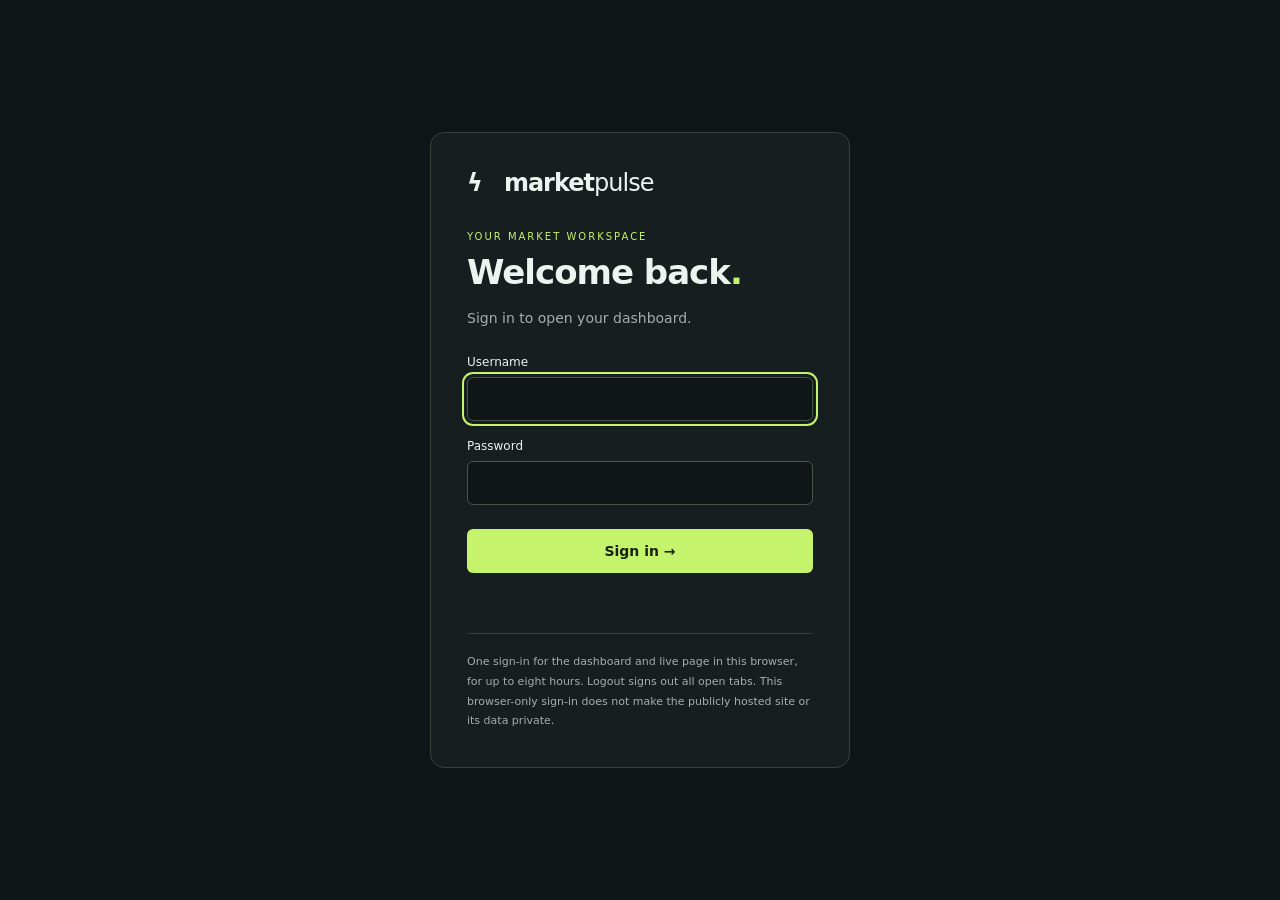
<file: index.html>
<!doctype html>
<html lang="en">
<head>
  <meta charset="utf-8"><meta name="viewport" content="width=device-width, initial-scale=1">
  <meta name="description" content="An Indian market workspace with NSE and BSE charts, timestamped technical indicators, and an exchange watchlist.">
  <meta name="theme-color" content="#101617"><title>Market Pulse · India</title>
  <link rel="icon" href="favicon.svg" type="image/svg+xml"><link rel="stylesheet" href="styles.css">
<link rel="stylesheet" href="live-setups.css"><link rel="stylesheet" href="login.css"><script src="login.js"></script></head>
<body>
  <aside class="sidebar">
    <a class="brand" href="./"><span class="brand-icon">ϟ</span><span>market<span class="brand-light">pulse</span><small>THE INDIA EDITION</small></span></a>
    <div class="nav-label">WORKSPACE</div><a class="nav active" href="#overview" id="nav-overview"><span>◫</span> Market overview</a><a class="nav" href="#options" id="nav-options"><span>⌁</span> CE / PE analysis</a><a class="nav" href="#signals" id="nav-signals"><span>◎</span> Technical signals</a>
    <div class="sidebar-note"><span class="tiny-dot"></span> Made for a clearer view.<p>NSE & BSE in one workspace. Every signal has a reason and a timestamp.</p></div>
    <a class="method-link" href="#methodology">ⓘ &nbsp; Data & methodology</a>
  </aside>
  <main id="overview">
    <header class="topbar"><span>Workspace <span class="slash">/</span> <strong id="view-label">Market overview</strong></span><a class="live-link" href="live.html" target="_blank" rel="noopener noreferrer">● Live API quotes ↗</a><button id="ui-logout" class="ui-logout" type="button">Logout</button><span id="clock"></span></header>
    <section class="page-heading"><div><div class="eyebrow">YOUR MARKET, IN FOCUS</div><h1>A pulse on the market<span>.</span></h1><p>Follow the move. Understand the momentum.</p></div><div class="heading-actions"><span class="market-session" id="session">India market</span><button id="refresh" class="button">↻ &nbsp; Refresh data</button></div></section>
    <div class="data-notice" id="data-notice" role="status">Loading market snapshots…</div>
    <section id="home-live-market" class="panel home-live" aria-label="Live market prices">
      <div class="home-live-heading"><div><div class="eyebrow">UPSTOX · LIVE QUOTES</div><h2>Live market prices</h2></div><a class="button" href="live.html" target="_blank" rel="noopener noreferrer">Connect live feed ↗</a></div>
      <p id="home-live-status" class="home-live-status" role="status" aria-live="polite">Connect the live feed to display current market prices here.</p>
      <div class="home-live-scroll"><table><thead><tr><th>Instrument</th><th>Live price</th><th>Change vs close</th><th>Trade time · IST</th><th>Status</th></tr></thead><tbody id="home-live-rows"></tbody></table></div>
      <p class="home-live-note">Your site sign-in also covers the live page. Connect Upstox there and keep that tab open in the same browser. Prices appear here automatically; five-minute analysis and TradingView charts retain their separate feeds.</p>
    </section>
    <section id="live-setups" class="live-setups" aria-label="Live CE and PE scenarios"></section>
    <div class="page-tabs" role="tablist" aria-label="Workspace views"><button id="tab-overview" role="tab" aria-controls="overview-panel" aria-selected="true">Market overview</button><button id="tab-options" role="tab" aria-controls="options-panel" aria-selected="false" tabindex="-1">CE / PE analysis <span>02</span></button></div>
    <div id="overview-panel" role="tabpanel" aria-labelledby="tab-overview">
    <div class="indices" id="indices"></div>
    <div class="workspace">
      <section class="panel chart-panel" id="chart"><div class="panel-heading"><div><div class="eyebrow">CHART WORKSPACE</div><h2 id="chart-title">Reliance Industries <span>NSE</span></h2></div><a id="external-chart" target="_blank" rel="noopener noreferrer" href="https://www.tradingview.com/chart/?symbol=NSE%3ARELIANCE">Open chart ↗</a></div><div class="chart-toolbar"><label class="sr-only" for="symbol-select">Chart symbol</label><select id="symbol-select"></select><span>TradingView · Provider delay may apply</span></div><div id="tradingview" class="tradingview"><div class="chart-loading">Connecting to TradingView…</div></div><div class="chart-caption">Chart prices come from TradingView. Signal snapshots below use a separate feed and can differ.</div></section>
      <section class="panel watchlist-panel"><div class="panel-heading"><div><div class="eyebrow">ON YOUR RADAR</div><h2>Watchlist</h2></div><span class="count" id="watch-count">8</span></div><label class="search"><span>⌕</span><input id="search" type="search" placeholder="Find a company or symbol" aria-label="Search watchlist"></label><div class="exchange-tabs" role="group" aria-label="Filter by exchange"><button data-exchange="ALL" class="selected" aria-pressed="true">All stocks</button><button data-exchange="NSE" aria-pressed="false">NSE</button><button data-exchange="BSE" aria-pressed="false">BSE</button></div><div class="watch-columns"><span>COMPANY</span><span>PRICE / CHANGE</span></div><div id="watchlist"></div><div class="watch-footer">Select a company to explore its chart ↗</div></section>
    </div>
    <section id="signals"><div class="section-heading"><div><div class="eyebrow">READ THE MOMENTUM</div><h2>Technical signals <span class="badge">5 MIN CANDLES</span></h2><p>Rule-based observations from completed candles. Check the data time before acting.</p></div><label class="filter-label">Show <select id="signal-filter"><option value="all">All signals</option><option value="Bullish">Bullish setup</option><option value="Bearish">Bearish setup</option><option value="Neutral">Neutral</option></select></label></div><div class="signal-grid" id="signal-grid"></div></section>
    </div>
    <section id="options-panel" role="tabpanel" aria-labelledby="tab-options" hidden><div id="options"><div class="section-heading"><div><div class="eyebrow">DIRECTION · CONFIRMATION · INVALIDATION</div><h2>CE / PE market analysis</h2><p>One five-minute trend-breakout method with visible checks, confirmation, and risk levels.</p></div><span class="badge">TREND BREAKOUT</span></div><div class="data-notice">CE = call; PE = put. Index levels and option premiums use different units. Premium scenarios require option-chain quotes. These rules are unvalidated; options can lose the entire premium.</div><div id="options-summary" class="options-summary"></div><div id="options-grid" class="options-grid"></div><div class="panel options-method"><h2>How CE / PE scenarios are built</h2><p>One decision method: five-minute trend breakout. CE needs EMA9 above EMA21, a rising EMA21, and the latest close above EMA9. PE needs the opposite. Mixed checks mean NO TRADE. The old catalog is optional diagnostics and does not vote on entries.</p><p>Require at least 60 valid completed in-session candles and 20 consecutive candles from today's 09:15 IST open. Earliest watch is 10:55 IST. The CE trigger is today's latest 20-bar high plus 0.1 ATR14; PE uses the 20-bar low minus 0.1 ATR14. A later fully observed five-minute live candle must close beyond the armed trigger. The live panel fixes that trigger while waiting; watches expire after ten minutes from their source candle or on missed/gapped confirmation.</p><p>Underlying stops use the tighter of the five-bar low/high and 1.5 ATR14. Index levels are points. Premium levels use the actual option ask, option ATR14 and five-bar swing low; targets are 1R/2R. Contract expiry, spread, depth, freshness and no-chase checks must pass. No valid option candles means no premium targets.</p><p>Exit on premium SL/T2, index invalidation, or a fresh neutral/opposite method decision. T1 suggests a partial exit. Time exit: 30 minutes after entry or 15:15 IST, whichever comes first. New entries require the 09:30-14:45 IST weekday window, fresh analysis and live depth; the warm-up further delays readiness. Holidays are not checked.</p><p>Indicators refresh from scheduled five-minute snapshots, not on every tick. Live quotes confirm breakouts and observe exits; keep the live tab open. Refreshing the page does not fetch new provider candles. These are unvalidated research rules, not orders, actual fills, or guaranteed returns.</p></div></div></section>
    <section class="methodology panel" id="methodology"><div><div class="eyebrow">NO BLACK BOX</div><h2>Know what’s behind the signal.</h2><p>EMA 9 / 21 measures short-term trend. Wilder RSI 14 measures momentum. A bullish setup requires EMA 9 above EMA 21 and RSI between 50 and 70. A bearish setup requires EMA 9 below EMA 21 and RSI between 30 and 50. Other combinations are neutral. These are observations, not validated predictions or trade instructions.</p></div><div><h3>Freshness comes first</h3><p>Signals are withheld when the last completed candle ended more than 20 minutes ago. Scheduled snapshots target five-minute updates during weekday market hours; provider delays and GitHub Actions queues can extend this. Market session times exclude holiday checks.</p><p>Snapshots use Yahoo Finance or the configured Upstox API. Each signal identifies its feed. TradingView controls its own chart feed and exchange delays. Snapshots represent completed candles; they are not tick-by-tick live quotes.</p><button class="text-button" id="demo-toggle">Explore with clearly labeled demo data →</button></div></section>
    <footer><span>ϟ &nbsp; marketpulse <span class="muted">/ INDIA</span></span><span>For education and personal research. Not investment advice.</span><span id="updated">No snapshot loaded</span></footer>
  </main><script type="module" src="app.js"></script><script type="module" src="live-dashboard.mjs"></script>
</body>
</html>
</file>
<file: styles.css>
@import url('https://fonts.googleapis.com/css2?family=DM+Sans:wght@400;500;600;700&family=Manrope:wght@400;500;600;700;800&display=swap');
:root{color-scheme:dark;--bg:#101617;--panel:#171e20;--border:#2b3435;--text:#eef2ee;--muted:#95a2a4;--lime:#c5f36b;--green:#91d8ae;--red:#f19c92}*{box-sizing:border-box}html{scroll-behavior:smooth;scroll-padding-top:30px}body{margin:0;background:var(--bg);color:var(--text);font:14px 'DM Sans',sans-serif}a{color:inherit;text-decoration:none}button,input,select{font:inherit}button,select{cursor:pointer}button,a,input,select{outline-offset:5px}button:focus-visible,a:focus-visible,input:focus-visible,select:focus-visible{outline:2px solid var(--lime)}.sidebar{position:fixed;width:224px;inset:0 auto 0 0;border-right:1px solid var(--border);padding:35px 23px;display:flex;flex-direction:column}.brand{display:flex;gap:10px;align-items:center;font:700 22px Manrope,sans-serif;letter-spacing:-1px}.brand-icon{display:grid;place-items:center;background:var(--lime);color:#152118;border-radius:10px;font-size:31px;width:36px;height:40px}.brand-light{font-weight:400}.brand small{display:block;font:9px 'DM Sans',sans-serif;letter-spacing:2px;margin-top:5px;color:var(--muted)}.nav-label{font-size:10px;color:#778486;letter-spacing:1.7px;margin:62px 12px 16px}.nav{padding:13px 12px;display:flex;gap:12px;margin-bottom:7px;color:#9aa7a7;font-size:12px;border-radius:7px}.nav span{font-size:17px}.nav.active{background:#252f25;color:var(--lime)}.sidebar-note{margin-top:auto;border-top:1px solid var(--border);padding-top:23px;font-size:11px;color:#d3ddd7;line-height:1.8}.sidebar-note p{color:#829191;margin-bottom:29px}.tiny-dot{display:inline-block;background:var(--lime);width:6px;height:6px;border-radius:100%;margin-right:5px}.method-link{color:var(--muted);font-size:11px}main{margin-left:224px;padding:0 36px;max-width:1900px}.topbar{height:76px;display:flex;justify-content:space-between;align-items:center;border-bottom:1px solid var(--border);font-size:11px;color:var(--muted)}.topbar strong{font-weight:500;color:#d9dfdc}.slash{margin:0 14px;color:#52605d}.page-heading{display:flex;justify-content:space-between;align-items:center;margin:35px 0 23px;gap:20px}.eyebrow{font-size:9px;font-weight:600;letter-spacing:1.9px;color:#9aaa9f;margin-bottom:10px}h1,h2,h3,p{margin:0}h1{font:600 clamp(25px,2.7vw,39px) Manrope,sans-serif;letter-spacing:-1.5px}h1 span{color:var(--lime)}.page-heading p{color:var(--muted);font-size:12px;margin-top:10px}.heading-actions{display:flex;align-items:center;gap:17px}.market-session{font-size:10px;color:var(--lime);white-space:nowrap}.button{background:#c5f36b;color:#192519;padding:11px 16px;border:0;border-radius:6px;font-size:11px;font-weight:700;white-space:nowrap}.button:disabled{opacity:.5;cursor:wait}.data-notice{color:#a9b5b2;border:1px solid var(--border);background:#192122;padding:11px 14px;border-radius:6px;font-size:11px;line-height:1.6;margin-bottom:20px}.data-notice.demo{border-color:#c1a356;color:#f2dca6}.indices{display:grid;grid-template-columns:repeat(3,1fr);gap:16px;margin-bottom:25px}.index-card{border:1px solid var(--border);border-radius:9px;padding:19px 20px;background:var(--panel);position:relative;overflow:hidden}.index-top{display:flex;justify-content:space-between;color:#acb8b3;font-size:10px}.index-top span:last-child{font-size:8px;color:#7d8f89;border:1px solid var(--border);padding:2px 6px;border-radius:4px}.index-price{font:600 25px Manrope,sans-serif;letter-spacing:-.7px;margin-top:13px}.index-change{font-size:10px;margin-top:7px;color:var(--muted)}.positive{color:var(--green)}.negative{color:var(--red)}.index-card svg{position:absolute;right:18px;bottom:22px;width:85px;height:33px;opacity:.7}.workspace{display:grid;grid-template-columns:minmax(0,1.9fr) minmax(285px,1fr);gap:22px}.panel{border:1px solid var(--border);border-radius:9px;background:var(--panel);overflow:hidden}.panel-heading{display:flex;align-items:center;justify-content:space-between;padding:21px 22px;gap:12px}.panel-heading .eyebrow{font-size:8px;margin-bottom:8px}h2{font:600 17px Manrope,sans-serif;letter-spacing:-.4px}.panel-heading h2 span{color:var(--muted);font-size:10px;font-weight:400;margin-left:7px}.panel-heading a{color:#c5d1c9;font-size:10px;white-space:nowrap}.chart-toolbar{border-block:1px solid var(--border);padding:10px 18px;display:flex;justify-content:space-between;align-items:center;gap:8px}.chart-toolbar span{font-size:9px;color:var(--muted)}select{border:1px solid #3b4746;background:#1d2728;color:#dbe4dc;padding:7px 9px;border-radius:5px;font-size:11px;max-width:100%}.tradingview{height:390px;position:relative;background:#131a1b}.tradingview-widget-container{height:100%;width:100%}.tradingview-widget-container__widget{height:calc(100% - 25px);width:100%}.tradingview-widget-copyright{padding:5px 12px;font-size:10px;color:var(--muted)}.chart-loading{position:absolute;inset:0;display:grid;place-items:center;color:var(--muted);font-size:12px}.chart-caption{font-size:9px;color:#8c9a97;padding:12px 18px;border-top:1px solid var(--border);line-height:1.6}.count{font-size:10px;padding:4px 7px;border-radius:5px;background:#2a3332;color:#bcc9c3}.search{display:flex;gap:8px;align-items:center;margin:0 20px;border:1px solid var(--border);border-radius:5px;padding:7px 10px;color:var(--muted)}.search input{width:100%;background:none;color:var(--text);border:0;font-size:11px;min-width:0}.search input::placeholder{color:#82928d}.exchange-tabs{margin:17px 20px;display:flex;gap:7px}.exchange-tabs button{font-size:10px;color:#8f9f99;border:0;background:transparent;padding:7px 10px;border-radius:5px}.exchange-tabs button.selected{background:#2c3829;color:var(--lime)}.watch-columns{display:flex;justify-content:space-between;padding:0 22px 10px;font-size:8px;letter-spacing:1px;color:#7d8f88}.stock-row{display:flex;justify-content:space-between;align-items:center;width:100%;background:transparent;border:0;border-top:1px solid #293232;color:var(--text);padding:12px 22px;text-align:left;gap:10px}.stock-row:hover,.stock-row.current{background:#222d29}.stock-name{font-size:11px;font-weight:600;display:block}.stock-sub{font-size:9px;color:#82958a;margin-top:4px;display:block}.stock-price{text-align:right;font-size:12px}.stock-price small{display:block;font-size:9px;margin-top:4px}.watch-footer{padding:13px 20px;color:#8f9e93;font-size:9px;border-top:1px solid var(--border)}#signals{margin:32px 0}.section-heading{display:flex;align-items:center;justify-content:space-between;gap:14px;margin-bottom:19px}.section-heading p{color:var(--muted);font-size:11px;margin-top:9px;line-height:1.6}.badge{font:500 8px 'DM Sans',sans-serif;letter-spacing:1px;background:#29332b;color:#b4c9ae;padding:4px 7px;border-radius:4px;margin-left:9px;vertical-align:middle}.filter-label{font-size:10px;color:var(--muted);white-space:nowrap}.filter-label select{margin-left:7px}.signal-grid{display:grid;grid-template-columns:repeat(3,1fr);gap:16px}.signal-card{border:1px solid var(--border);border-radius:8px;background:var(--panel);padding:19px}.signal-top{display:flex;justify-content:space-between;align-items:center;gap:8px}.signal-symbol{font-size:11px;font-weight:600}.pill{font-size:9px;padding:5px 7px;border-radius:4px;background:#2e3632;color:#b2c0b9}.pill.Bullish{background:#203d30;color:var(--green)}.pill.Bearish{background:#412c2a;color:var(--red)}.signal-name{font-size:9px;color:#90a095;margin-top:7px}.signal-rule{font-size:11px;line-height:1.8;color:#c7d0c9;margin:17px 0}.indicator-pair{display:flex;justify-content:space-between;border-top:1px solid var(--border);padding-top:12px;font-size:9px;color:var(--muted)}.indicator-pair strong{color:#c4d0c5;font-weight:500}.signal-time{font-size:8px;color:#84958a;margin-top:13px}.empty{color:#9faea3;font-size:12px;line-height:1.9;padding:26px;grid-column:1/-1;border:1px dashed #3b4840;border-radius:8px}.methodology{display:grid;grid-template-columns:1fr 1fr;gap:40px;padding:26px}.methodology p{font-size:11px;color:var(--muted);line-height:1.9;margin-top:12px}.methodology h3{font-size:12px;font-weight:500}.text-button{background:none;border:0;color:var(--lime);padding:0;font-size:11px;margin-top:15px;text-align:left}footer{display:flex;align-items:center;justify-content:space-between;gap:16px;flex-wrap:wrap;color:#8b9c91;font-size:9px;padding:27px 0 32px}footer>span:first-child{color:#d3dfd3;font-size:12px}.muted{font-size:9px;color:var(--muted);margin-left:8px}.sr-only{position:absolute;width:1px;height:1px;padding:0;margin:-1px;overflow:hidden;clip:rect(0,0,0,0);white-space:nowrap;border:0}@media(min-width:1600px){main{padding:0 50px}.tradingview{height:460px}}@media(max-width:1150px){.sidebar{width:190px;padding:30px 16px}main{margin-left:190px;padding:0 24px}.heading-actions{flex-direction:column;gap:10px;align-items:flex-end}.workspace{grid-template-columns:minmax(0,1.5fr) minmax(265px,1fr)}.signal-grid{grid-template-columns:repeat(2,1fr)}.chart-toolbar{align-items:flex-start;flex-direction:column}.index-price{font-size:22px}.index-card svg{display:none}.brand{font-size:19px}}@media(max-width:850px){.sidebar{position:static;width:auto;border-right:0;border-bottom:1px solid var(--border);padding:18px 22px;flex-direction:row;align-items:center;gap:20px}.sidebar .brand{margin-right:auto}.sidebar .nav-label,.sidebar-note,.method-link{display:none}.nav{margin:0;padding:8px;font-size:11px}.nav span{display:none}main{margin-left:0;padding:0 22px}.topbar{height:55px}.workspace{grid-template-columns:1fr}.watchlist-panel{max-height:500px;overflow:auto}.methodology{gap:24px}.page-heading{margin-top:27px}}@media(max-width:560px){.sidebar{gap:7px;padding:16px}.nav{font-size:9px;padding:6px}.sidebar .nav:nth-of-type(3){display:none}.brand{font-size:17px}.brand-icon{height:32px;width:29px;font-size:27px}.brand small{font-size:7px}main{padding:0 15px}.topbar{font-size:9px}.topbar .slash{margin:0 6px}#clock{font-size:8px}.page-heading{align-items:flex-start;gap:10px}h1{font-size:25px}.page-heading p{font-size:10px}.eyebrow{font-size:8px}.heading-actions{gap:8px}.button{font-size:9px;padding:9px}.market-session{font-size:8px}.indices{gap:8px}.index-card{padding:13px 10px}.index-top{font-size:8px}.index-top span:last-child{display:none}.index-price{font-size:17px}.index-change{font-size:8px}.panel-heading{padding:18px 15px}.panel-heading h2{font-size:14px}.panel-heading a{font-size:9px}.tradingview{height:365px}.section-heading{align-items:flex-start;flex-direction:column}.signal-grid,.methodology{grid-template-columns:1fr}.methodology{padding:21px;gap:25px}footer{font-size:8px}.badge{font-size:7px}}
[hidden]{display:none!important}.page-tabs{display:flex;gap:22px;border-bottom:1px solid var(--border);margin-bottom:24px}.page-tabs button{border:0;border-bottom:2px solid transparent;background:none;color:var(--muted);padding:11px 0 15px;font-size:12px}.page-tabs button[aria-selected=true]{border-bottom-color:var(--lime);color:var(--lime)}.page-tabs button span{font-size:9px;opacity:.65;margin-left:6px}.options-grid{display:grid;grid-template-columns:repeat(3,minmax(0,1fr));gap:18px;margin-bottom:24px}.options-summary{padding:0 0 18px;font-size:11px;line-height:1.8;color:var(--lime)}.option-card{padding:22px;min-width:0}.option-caption{font-size:8px;letter-spacing:1px;color:var(--muted);line-height:1.8}.option-levels{display:grid;grid-template-columns:1fr 1fr;gap:16px 12px;padding:16px 0;border-block:1px solid var(--border);margin:12px 0}.option-levels dt{font-size:9px;color:var(--muted);margin-bottom:6px}.option-levels dd{font:600 18px Manrope,sans-serif;margin:0}.entry-rule,.premium-block p,.exit-rule{font-size:11px;line-height:1.9;color:#b3c0b6}.entry-rule{margin:17px 0}.premium-block{border:1px solid #34433a;padding:15px;border-radius:6px;background:#1c2821}.premium-block h3{font-size:12px;color:var(--lime);margin-bottom:10px}.premium-block p+p{margin-top:10px}.exit-rule{margin-top:18px}.exit-rule ul{padding-left:17px}.exit-rule p{font-size:9px;color:var(--muted)}.options-method{padding:24px;margin-bottom:28px}.options-method p{font-size:11px;color:var(--muted);line-height:1.9;margin-top:13px}@media(max-width:1200px){.options-grid{grid-template-columns:1fr}}@media(max-width:560px){.sidebar .nav:nth-of-type(3){display:block}.sidebar .nav:nth-of-type(4){display:none}.option-card{padding:18px}.page-tabs{gap:20px}.page-tabs button{font-size:11px}.options-method{padding:19px}}
.options-grid{align-items:start}
.strategy-catalog{margin:16px 0 22px}.strategy-catalog details{border-bottom:1px solid var(--border);padding:11px 0}.strategy-catalog summary{cursor:pointer;font-size:11px;color:#d0decc}.strategy-catalog summary>span{float:right;font-size:9px;color:var(--muted)}.strategy-row{padding:12px 0;border-top:1px solid #27332c;margin-top:10px}.strategy-row>div{display:flex;justify-content:space-between;gap:8px;font-size:10px}.strategy-row p,.strategy-note{font-size:10px;color:var(--muted);line-height:1.8;margin-top:7px}.strategy-values{color:#b5cba4!important;overflow-wrap:anywhere}.confluence-score{background:#223020;padding:13px;border:1px solid #40543a;border-radius:5px}.confluence-score strong,.confluence-score span,.confluence-score small{display:block}.confluence-score strong{font-size:12px;color:var(--lime)}.confluence-score span{font-size:10px;margin-top:7px}.confluence-score small{font-size:9px;color:var(--muted);line-height:1.8;margin-top:7px}
.live-link{color:var(--lime);font-size:11px;white-space:nowrap}@media(max-width:560px){.live-link{font-size:9px}.topbar{gap:8px}.topbar>span:first-child{display:none}}
.home-live{margin:0 0 24px;min-width:0;padding:22px}.home-live-heading{display:flex;align-items:center;justify-content:space-between;gap:16px}.home-live-heading .button{display:inline-block;font-size:11px}.home-live-status{color:var(--lime);font-size:11px;line-height:1.8;margin:14px 0}.home-live-scroll{max-width:100%;max-height:360px;overflow:auto;border:1px solid var(--border);border-radius:6px}.home-live table{width:100%;min-width:620px;border-collapse:collapse;text-align:left;font-size:11px;white-space:nowrap}.home-live th{color:var(--muted);font-size:9px;background:var(--panel);position:sticky;top:0}.home-live td,.home-live th{padding:12px 14px;border-bottom:1px solid var(--border)}.home-live-note{color:var(--muted);font-size:10px;line-height:1.8;margin-top:12px}@media(max-width:560px){.home-live{padding:16px}.home-live-heading{align-items:flex-start;flex-direction:column}.home-live h2{font-size:18px}}
</file>
<file: live-setups.css>
.live-setups{margin:24px 0;padding:24px;background:#171e20;border:1px solid #364936;border-radius:9px;color:#edf3ee}.live-setups h2{font-size:19px;margin:0 0 10px}.live-setups p,.live-setups small{font-size:12px;color:#a2b0aa;line-height:1.8}.live-setup-grid{display:grid;grid-template-columns:repeat(3,minmax(0,1fr));gap:16px}.live-setup-card{padding:18px;border:1px solid #39443b;border-radius:7px;min-width:0;overflow-wrap:anywhere}.live-setup-card h3{font-size:15px;margin:0 0 12px}.live-setup-state{color:#c5f36b;font-size:13px}.live-setup-levels{display:grid;grid-template-columns:1fr 1fr;gap:12px;margin:18px 0}.live-setup-levels dt{font-size:10px;color:#a2b0aa}.live-setup-levels dd{font-size:17px;margin:5px 0}.live-setup-card small{display:block;border-top:1px solid #39443b;padding-top:10px}@media(max-width:1100px){.live-setup-grid{grid-template-columns:1fr}}@media(max-width:600px){.live-setups{padding:16px}.live-setup-card{padding:14px}}
.live-trade-table-wrap{max-width:100%;overflow-x:auto;margin:18px 0;border:1px solid #39443b;border-radius:7px}.live-trade-table{width:100%;min-width:1250px;border-collapse:collapse;font-size:12px;text-align:left}.live-trade-table caption{text-align:left;padding:12px;color:#edf3ee}.live-trade-table th,.live-trade-table td{padding:12px;border-top:1px solid #39443b;vertical-align:top;white-space:nowrap}.live-trade-table thead th{color:#c5f36b;font-size:11px}.live-trade-table small{display:block;max-width:240px;white-space:normal;line-height:1.5}.live-trade-table-wrap:focus-visible{outline:2px solid #c5f36b;outline-offset:3px}
.live-recommendation-updates{margin:18px 0;padding:16px;border-left:3px solid #c5f36b;background:#101916}.live-recommendation-updates h3{font-size:14px;margin:0 0 12px}.live-recommendation-updates ul{list-style:none;margin:0;padding:0;display:grid;grid-template-columns:repeat(3,minmax(0,1fr));gap:14px}.live-recommendation-updates li{min-width:0;overflow-wrap:anywhere}.live-recommendation-updates strong{font-size:12px;color:#c5f36b}.live-recommendation-updates small{display:block}@media(max-width:700px){.live-recommendation-updates ul{grid-template-columns:1fr}}
</file>
<file: login.css>
.login-page{margin:0;min-height:100vh;display:grid;place-items:center;padding:24px;box-sizing:border-box;background:#101617;color:#edf3ee;font:14px system-ui,sans-serif}.login-page *{box-sizing:border-box}.login-card{width:100%;max-width:420px;padding:36px;background:#171e20;border:1px solid #344239;border-radius:14px}.login-brand{font-size:24px;font-weight:750;letter-spacing:-1px}.login-brand span{font-weight:400}.login-eyebrow{margin:34px 0 10px;color:#c5f36b;font-size:10px;letter-spacing:2px}.login-card h1{font-size:34px;letter-spacing:-1px;margin:0 0 8px}.login-card h1 span{color:#c5f36b}.login-intro,.login-note{color:#a2b0aa;line-height:1.8}.login-intro{margin-bottom:24px}.login-card label{display:block;font-size:12px;margin:18px 0 8px}.login-card input{width:100%;padding:13px;border:1px solid #49544c;border-radius:6px;background:#101617;color:#edf3ee;font:inherit}.login-card button{width:100%;margin-top:24px;padding:14px;border:0;border-radius:6px;background:#c5f36b;color:#182219;font:650 14px system-ui,sans-serif;cursor:pointer}.login-card button:disabled{opacity:.55;cursor:wait}#login-status{min-height:36px;font-size:12px;color:#dbcca0;line-height:1.7}.login-note{border-top:1px solid #344239;padding-top:18px;font-size:11px;margin:4px 0 0}.ui-logout{border:1px solid #49544c!important;background:transparent!important;color:#c5f36b!important;padding:7px 12px!important;border-radius:5px;font:12px system-ui,sans-serif;cursor:pointer}.login-page :focus-visible{outline:2px solid #c5f36b;outline-offset:3px}@media(max-width:480px){.login-card{padding:26px}.login-page{padding:16px}}
</file>
<file: live.css>
:root{color-scheme:dark;--lime:#c5f36b;--bg:#101617;--panel:#171e20;--border:#2b3435;--muted:#a2b0aa}*{box-sizing:border-box}body{margin:0;background:var(--bg);color:#edf3ee;font:14px system-ui,sans-serif}main{max-width:1200px;margin:auto;padding:0 28px}a{color:var(--lime);text-decoration:none}a:hover{text-decoration:underline}header{padding:24px 0;border-bottom:1px solid var(--border);display:flex;justify-content:space-between;gap:20px;font-size:13px}header a:first-child{color:#edf3ee;font-size:20px;font-weight:700}.heading{margin:44px 0 28px}.eyebrow{font-size:10px;letter-spacing:2px;color:var(--lime)}h1{font-size:clamp(30px,5vw,46px);letter-spacing:-1.5px;margin:12px 0}h1 span{color:var(--lime)}h2{font-size:18px;margin:0 0 14px}h3{font-size:14px;margin-top:0}p,li{line-height:1.9;color:var(--muted)}p{font-size:12px}.connection{display:grid;grid-template-columns:1.4fr 1fr;gap:40px;background:var(--panel);padding:28px;border:1px solid var(--border);border-radius:9px}label{display:block;font-size:12px;margin:18px 0 8px}input,select{width:100%;border:1px solid #49544c;background:#101a15;color:#e7f0e5;padding:12px;border-radius:5px;font:inherit}input{font-family:monospace}button{font:600 12px system-ui,sans-serif;padding:12px 16px;border:0;background:var(--lime);color:#192519;border-radius:5px;cursor:pointer}button:disabled{opacity:.45;cursor:default}button#disconnect{background:#2d3930;color:#e4ecdf}.actions{display:flex;gap:10px;flex-wrap:wrap;margin:20px 0 0}#credential-help{font-size:10px}aside{border-left:1px solid var(--border);padding-left:30px}ol{padding-left:17px}li{font-size:12px;margin-bottom:10px}.status{margin:26px 0;padding:14px 16px;border:1px solid var(--border);border-radius:5px;font-size:12px;line-height:1.8}.status.error{color:#f5aea2;border-color:#684b42}.status.receiving{color:var(--lime);border-color:#526b35}.table-heading{display:flex;align-items:center;justify-content:space-between;gap:12px}.table-heading span{font-size:10px;color:var(--muted)}.table-wrap{overflow:auto;border:1px solid var(--border);border-radius:7px}table{width:100%;border-collapse:collapse;text-align:left;white-space:nowrap}th{font-size:10px;letter-spacing:.5px;color:var(--muted);padding:16px;background:var(--panel)}td{padding:16px;border-top:1px solid var(--border);font-size:12px}td small{display:block;color:var(--muted);font-size:9px;margin-top:5px}.positive{color:#91d8ae}.negative{color:#f19c92}.stale{color:#cfb77d}.footnote{font-size:10px}footer{border-top:1px solid var(--border);padding:24px 0;margin-top:30px;font-size:11px;color:var(--muted);line-height:1.8}:focus-visible{outline:2px solid var(--lime);outline-offset:4px}@media(max-width:700px){main{padding:0 16px}.connection{grid-template-columns:1fr;padding:21px;gap:25px}aside{border-left:0;border-top:1px solid var(--border);padding:20px 0 0}.table-heading{align-items:flex-start;flex-direction:column;margin-bottom:12px}header a:first-child{font-size:17px}header a:last-child{font-size:11px}.heading{margin-top:30px}}

details{margin:16px 0;font-size:12px}summary{cursor:pointer;color:var(--lime);line-height:1.8}code{overflow-wrap:anywhere;word-break:break-word}aside{min-width:0}
</file>
